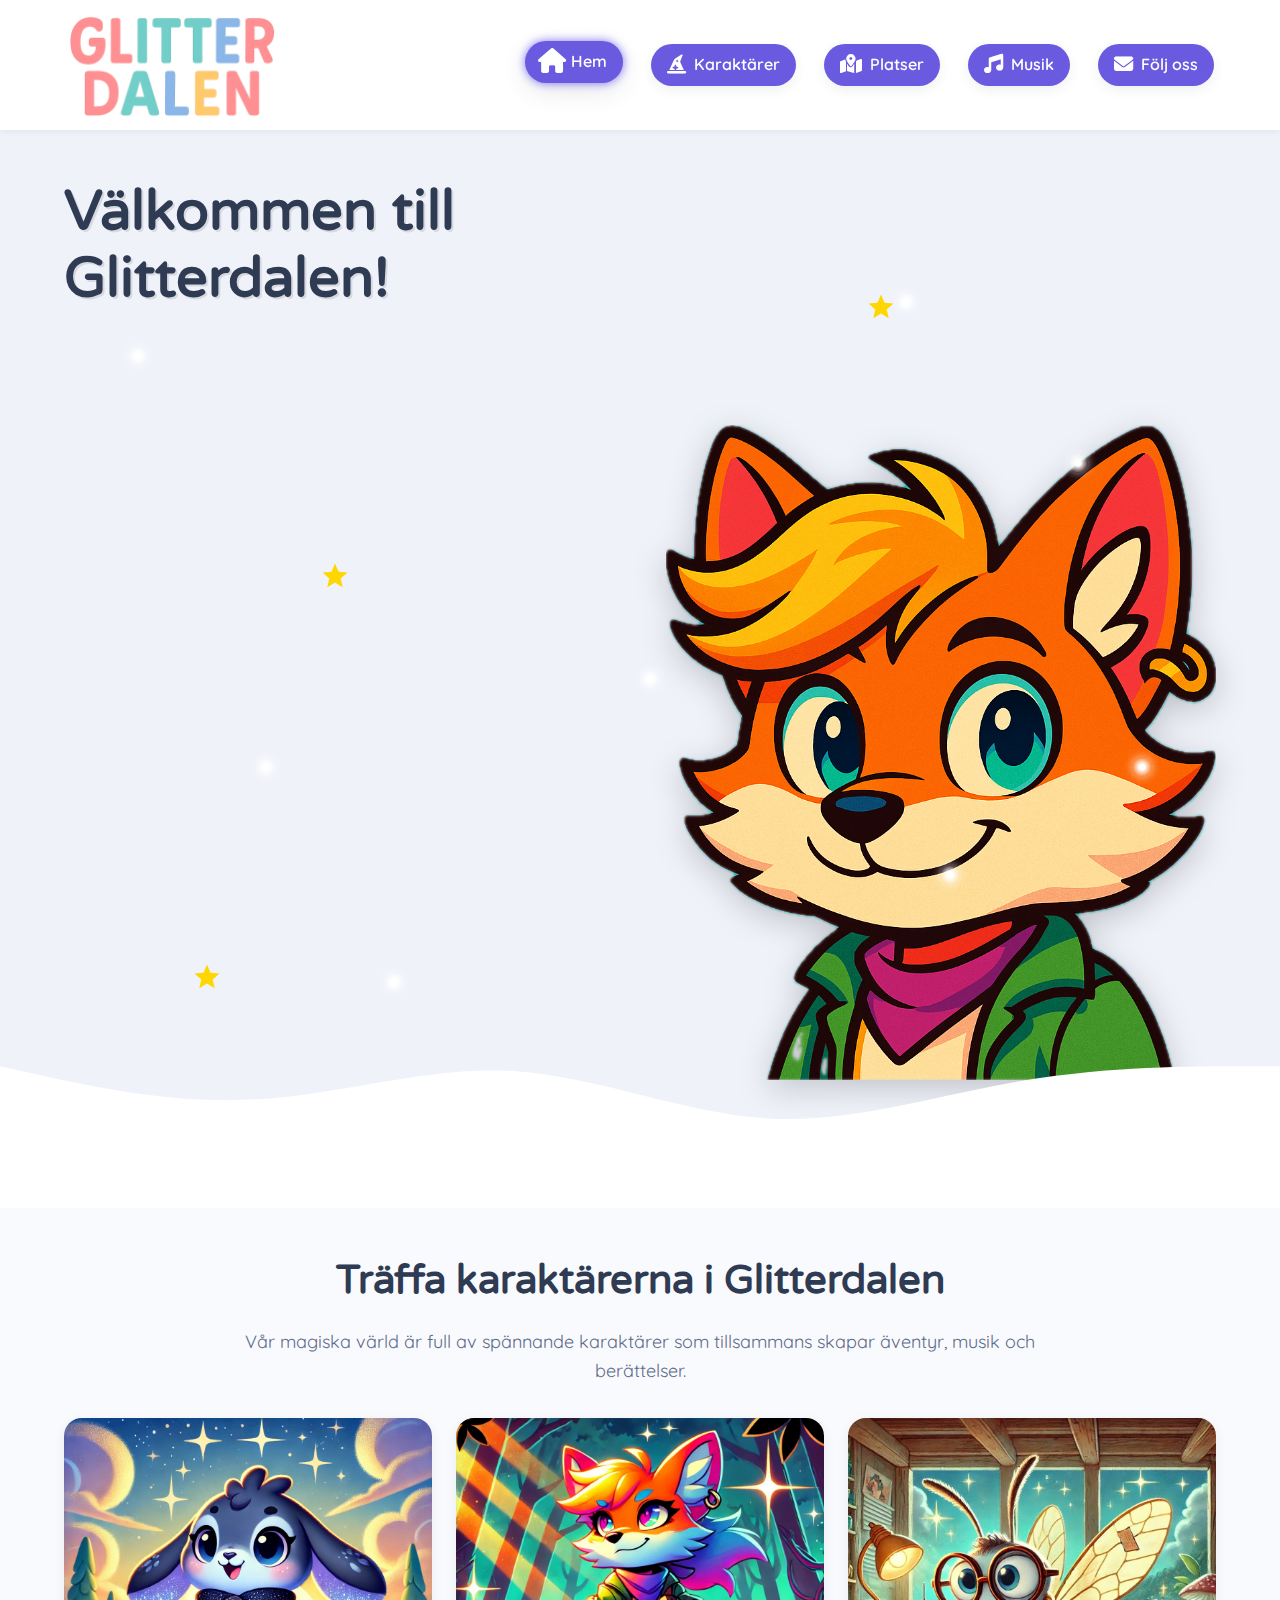
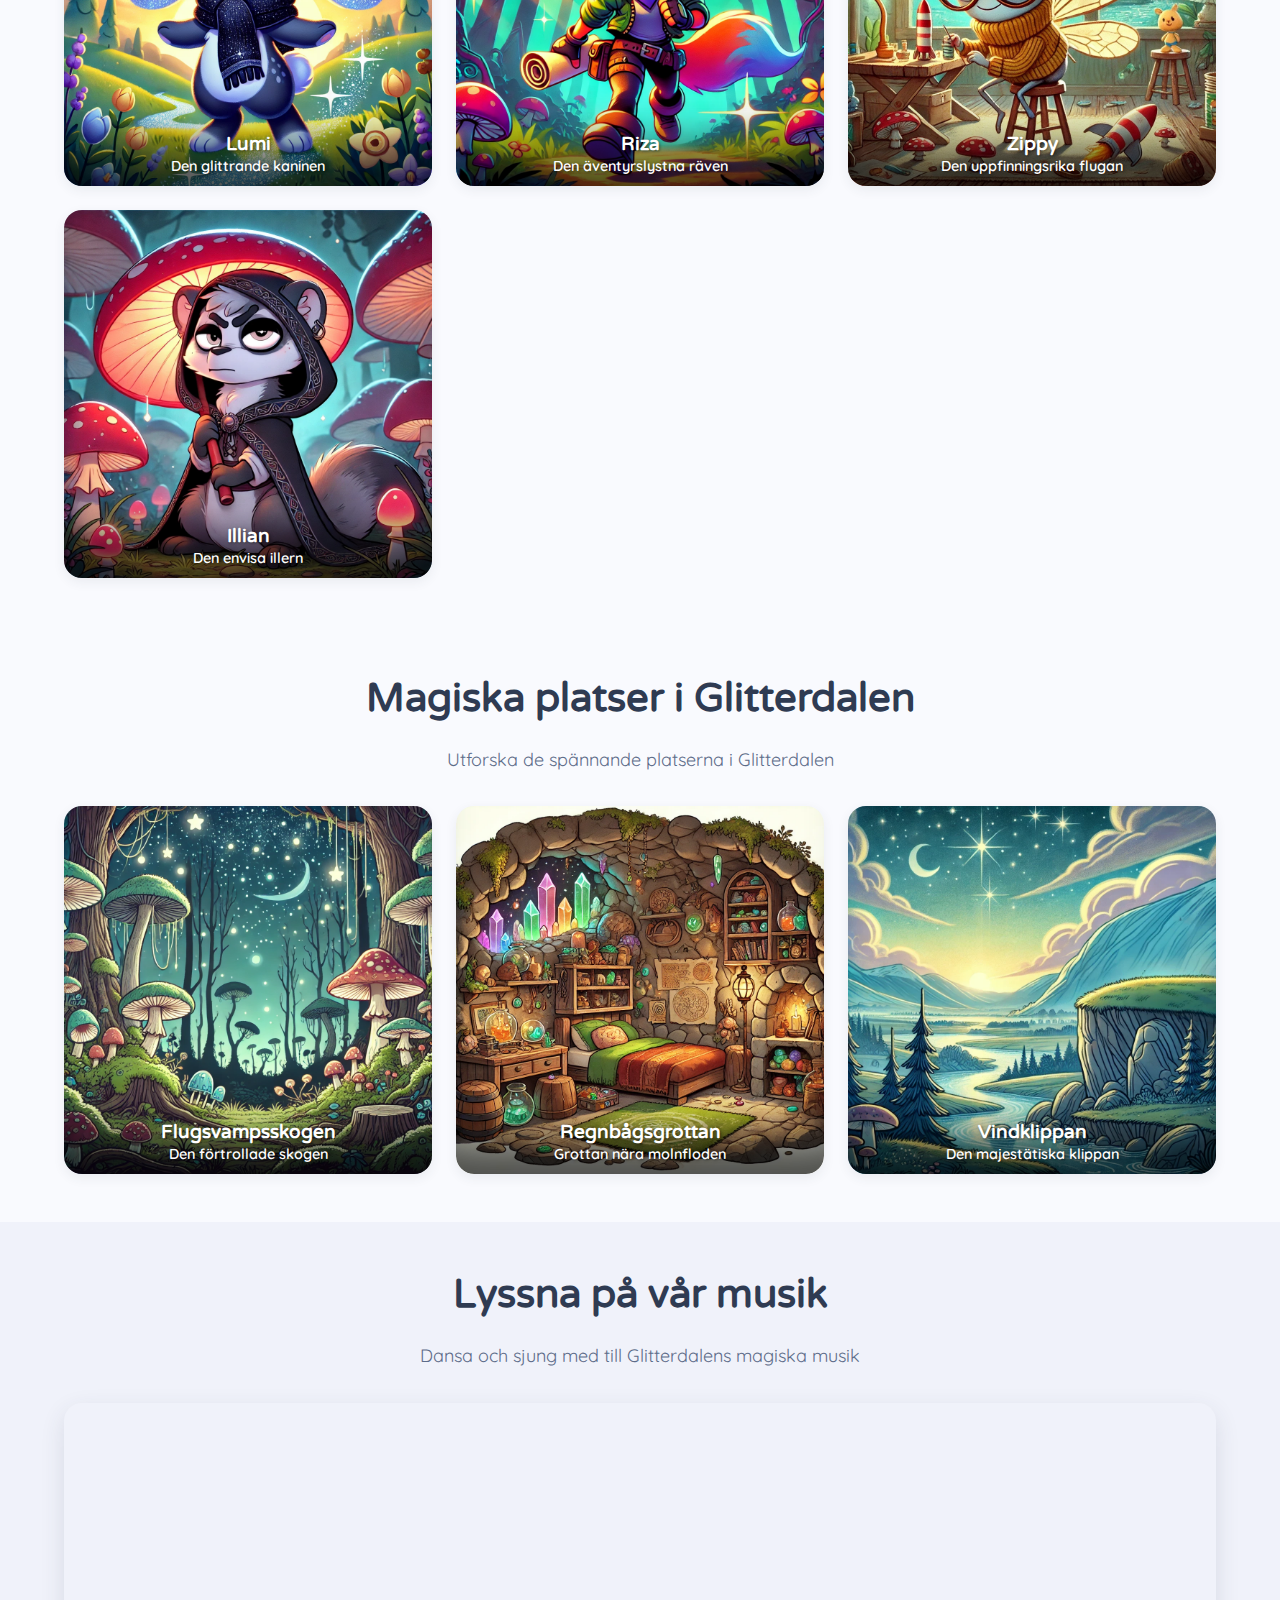
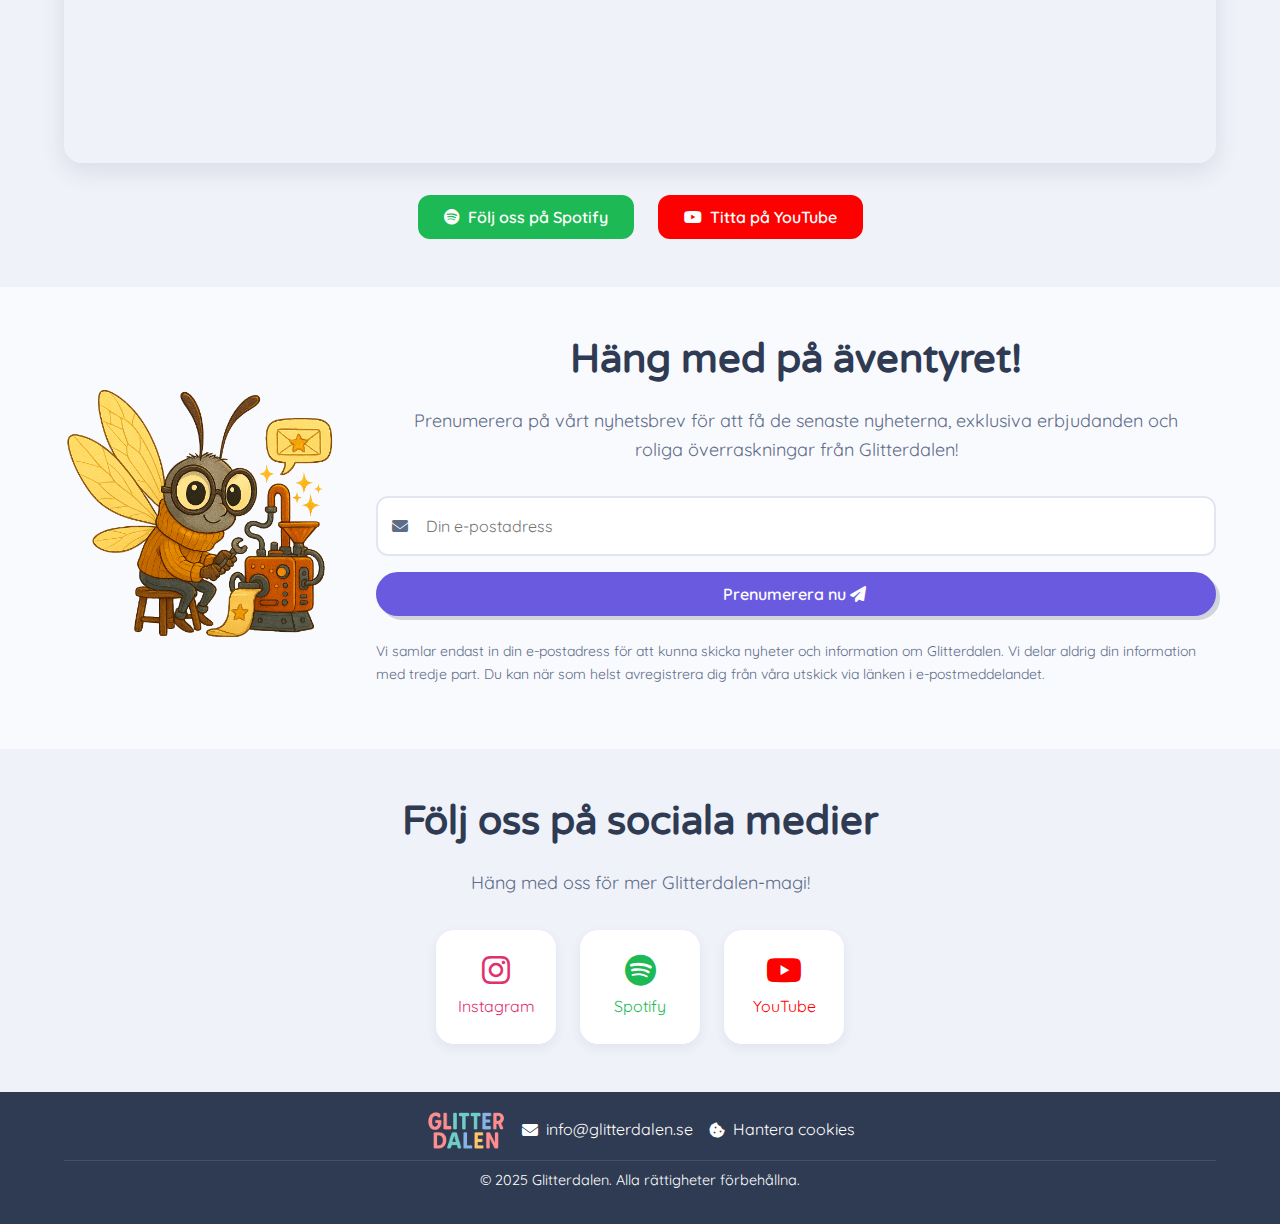
<file: index.html>
<!DOCTYPE html>
<html lang="sv-SE">
  <head>
    <!-- Google tag (gtag.js) -    <!-- CSS -->
    <link rel="stylesheet" href="/styles.css" />
    <link
      href="https://cdnjs.cloudflare.com/ajax/libs/font-awesome/6.4.2/css/all.min.css"
      rel="stylesheet"
    /><script
      async
      src="https://www.googletagmanager.com/gtag/js?id=G-7JHKJS027S"
    ></script>
    <script>
      window.dataLayer = window.dataLayer || [];
      function gtag() {
        dataLayer.push(arguments);
      }

      // Check for Consent
      document.addEventListener("DOMContentLoaded", () => {
        let consent;
        try {
          consent = localStorage.getItem("cookie-consent");
        } catch (e) {
          consent = null;
        }

        if (consent === "accepted") {
          initializeGoogleAnalytics();
        }
      });

      function initializeGoogleAnalytics() {
        gtag("js", new Date());
        gtag("config", "G-7JHKJS027S");
      }
    </script>

    <!-- Metadata for Glitterdalen -->
    <meta charset="UTF-8" />
    <meta name="viewport" content="width=device-width, initial-scale=1.0" />
    <title>Glitterdalen - En magisk värld för barn och vuxna</title>
    <meta
      name="description"
      content="Upptäck Glitterdalen – en magisk barnvärld fylld med musik, historier och unika karaktärer. Möt Lumi, Zippy, Illian och Riza – figurer som bjuder på glädje och äventyr!"
    />
    <meta
      name="keywords"
      content="Glitterdalen, fantasi, magi, musik, äventyr, Instagram, YouTube, Spotify, barnberättelser, sånger, äventyrsberättelser"
    />
    <meta name="author" content="Glitterdalen Team" />
    <meta name="robots" content="index, follow" />
    <meta name="theme-color" content="#f7c4d8" />

    <!-- Open Graph Metadata -->
    <meta property="og:title" content="Glitterdalen - En Magisk Värld" />
    <meta
      property="og:description"
      content="Följ med in i Glitterdalen, en förtrollande plats full av skimrande äventyr och unika berättelser. Se våra videos på YouTube, lyssna på vår musik på Spotify och följ våra glimtar på Instagram!"
    />
    <meta
      property="og:image"
      content="https://www.glitterdalen.se/glitterdalen_logo.png"
    />
    <meta property="og:image:width" content="2056" />
    <meta property="og:image:height" content="1940" />
    <meta property="og:url" content="https://www.glitterdalen.se" />
    <meta property="og:type" content="website" />
    <meta property="og:locale" content="sv-SE" />

    <!-- Favicon -->
    <link rel="icon" type="image/png" href="/favicon-96x96.png" sizes="96x96" />
    <link rel="icon" type="image/svg+xml" href="/favicon.png" />
    <link rel="shortcut icon" href="/favicon.ico" />

    <!-- Preconnect & Load Fonts -->
    <link rel="preconnect" href="https://fonts.googleapis.com">
    <link rel="preconnect" href="https://fonts.gstatic.com" crossorigin>
    <link href="https://fonts.googleapis.com/css2?family=Quicksand:wght@300;400;500;600;700&family=Varela+Round&display=swap" rel="stylesheet">

    <!-- CSS -->
    <link rel="stylesheet" href="/styles.css" />
    <link
      href="https://cdnjs.cloudflare.com/ajax/libs/font-awesome/6.4.2/css/all.min.css"
      rel="stylesheet"
    />
    
    <!-- JavaScript -->
    <script src="/navigation.js" defer></script>
    <script src="/card-interactions.js" defer></script>
    <script src="/cookie-consent.js" defer></script>
    <script src="/form-handling.js" defer></script>
    
    <!-- Meta Pixel Code -->
    <script>
      // Define Facebook Pixel function
      function initializeFacebookPixel() {
        !function(f,b,e,v,n,t,s)
        {if(f.fbq)return;n=f.fbq=function(){n.callMethod?
        n.callMethod.apply(n,arguments):n.queue.push(arguments)};
        if(!f._fbq)f._fbq=n;n.push=n;n.loaded=!0;n.version='2.0';
        n.queue=[];t=b.createElement(e);t.async=!0;
        t.src=v;s=b.getElementsByTagName(e)[0];
        s.parentNode.insertBefore(t,s)}(window, document,'script',
        'https://connect.facebook.net/en_US/fbevents.js');
        fbq('init', '2354277181586934');
        fbq('track', 'PageView');
      }
      
      // Check for consent before initializing
      document.addEventListener("DOMContentLoaded", () => {
        let consent;
        try {
          consent = localStorage.getItem("cookie-consent");
        } catch (e) {
          consent = null;
        }

        if (consent === "accepted") {
          initializeFacebookPixel();
        }
      });
    </script>
    <noscript><img height="1" width="1" style="display:none"
    src="https://www.facebook.com/tr?id=2354277181586934&ev=PageView&noscript=1"
    /></noscript>
    <!-- End Meta Pixel Code -->
  </head>
  <body>
    <!-- Cookie Consent -->
    <div id="cookie-banner" class="cookie-banner">
      <div class="cookie-content">
        <div class="cookie-icon">
          <i class="fas fa-cookie-bite"></i>
        </div>
        <p>
          Vi använder cookies för att analysera trafik och förbättra din
          upplevelse. Genom att klicka på "Acceptera" godkänner du användningen av
          cookies.
        </p>
        <div class="cookie-buttons">
          <button id="accept-cookies" class="btn btn-primary" autofocus>Acceptera</button>
          <button id="decline-cookies" class="btn btn-outline">Avvisa</button>
        </div>
      </div>
    </div>

    <!-- Header with Navigation -->
    <header class="site-header">
      <div class="container">
        <div class="logo">
          <a href="#hem">
            <img src="/glitterdalen_logo.png" alt="Glitterdalen Logo" />
          </a>
        </div>
        <nav class="main-nav">
          <button class="menu-toggle" aria-label="Öppna menyn">
            <span class="hamburger"></span>
          </button>
          <ul class="nav-list cartoon-nav">
            <li><a href="#hem" class="active cartoon-btn"><i class="fas fa-house"></i> Hem</a></li>
            <li><a href="#karaktarer" class="cartoon-btn"><i class="fas fa-hat-wizard"></i> Karaktärer</a></li>
            <li><a href="#platser" class="cartoon-btn"><i class="fas fa-map-location-dot"></i> Platser</a></li>
            <li><a href="#musik" class="cartoon-btn"><i class="fas fa-music"></i> Musik</a></li>
            <li><a href="#signup" class="btn-nav cartoon-bubble-sm"><i class="fas fa-envelope"></i> Följ oss</a></li>
          </ul>
        </nav>
      </div>
    </header>

    <main>
      <!-- Background accents -->
      <div class="bg-accent accent-1"></div>
      <div class="bg-accent accent-2"></div>
      <div class="bg-accent accent-3"></div>
      
      <!-- Hero Section -->
      <section id="hem" class="hero-section">
        <!-- Glitter Elements -->
        <div class="cartoon-elements">
          <div class="glitter-particle p1 animate-float"></div>
          <div class="glitter-particle p2 animate-float-delay-1"></div>
          <div class="glitter-particle p3 animate-float-delay-2"></div>
          <div class="glitter-particle p4 animate-pulse"></div>
          <div class="glitter-particle p5 animate-pulse-slow"></div>
          <div class="glitter-particle p6 animate-float"></div>
          <div class="glitter-particle p7 animate-float-delay-1"></div>
          <div class="glitter-particle p8 animate-pulse"></div>
          <div class="cartoon-star star-1 animate-pulse"></div>
          <div class="cartoon-star star-2 animate-pulse-slow"></div>
          <div class="cartoon-star star-3 animate-pulse"></div>
        </div>
        
        <div class="container">
          <div class="hero-content">
            <h1 class="hero-title animate-fade-in cartoon-text">Välkommen till Glitterdalen!</h1>
            <p class="hero-text animate-fade-in-delay-1">
              En magisk värld fylld med äventyr, musik och fantasi — skapad för barn i alla åldrar (och nyfikna vuxna!).
            </p>
            <div class="hero-cta animate-fade-in-delay-2">
              <a href="#karaktarer" class="btn btn-primary btn-lg cartoon-bubble">Möt våra karaktärer</a>
              <a href="#musik" class="btn btn-outline btn-lg cartoon-outline">Upptäck vår musik</a>
            </div>
          </div>
          <div class="hero-image animate-float">
            <div class="character-spotlight">
              <img src="/public/riza_headshot.png" alt="Räven Riza" class="hero-character" />
            </div>
          </div>
        </div>
        <div class="hero-wave">
          <svg xmlns="http://www.w3.org/2000/svg" viewBox="0 0 1440 320"><path fill="#ffffff" fill-opacity="1" d="M0,160L48,170.7C96,181,192,203,288,197.3C384,192,480,160,576,165.3C672,171,768,213,864,218.7C960,224,1056,192,1152,176C1248,160,1344,160,1392,160L1440,160L1440,320L1392,320C1344,320,1248,320,1152,320C1056,320,960,320,864,320C768,320,672,320,576,320C480,320,384,320,288,320C192,320,96,320,48,320L0,320Z"></path></svg>
        </div>

      </section>

      <!-- Characters Section -->
      <section id="karaktarer" class="platser-section">
        <div class="container">
          <h2 class="section-title">Träffa karaktärerna i Glitterdalen</h2>
          <p class="section-text">
            Vår magiska värld är full av spännande karaktärer som tillsammans skapar äventyr, musik och berättelser.
          </p>
          
          <!-- Character Detailed Cards -->
          <div class="platser-grid">
            <!-- Lumi Card -->
            <div id="lumi-card" class="place-card" data-character="lumi">
              <div class="card-image">
                <img src="/public/lumi.png" alt="Lumi - Den glittrande kaninen" />
              </div>
              <div class="card-content">
                <h3>Lumi</h3>
                <p class="place-type">Den glittrande kaninen</p>
                <p class="place-text">
                  När Lumi skrattar sprider hon ett magiskt glitter som får hela
                  Glitterdalen att skimra. Hon bor på Vindklippan och håller
                  dalen levande med sin glittrande energi!
                </p>
              </div>
            </div>

            <!-- Riza Card -->
            <div id="riza-card" class="place-card" data-character="riza">
              <div class="card-image">
                <img src="/public/riza.png" alt="Riza - Den äventyrslystna räven" />
              </div>
              <div class="card-content">
                <h3>Riza</h3>
                <p class="place-type">Den äventyrslystna räven</p>
                <p class="place-text">
                  Hon älskar att gå på skattjakt och bor i Regnbågsgrottan
                  tillsammans med alla skatter hon samlat. Riza tvekar aldrig
                  när det vankas nya äventyr och mystiska kartor.
                </p>
              </div>
            </div>

            <!-- Zippy Card -->
            <div id="zippy-card" class="place-card" data-character="zippy">
              <div class="card-image">
                <img src="/public/zippy.png" alt="Zippy - Den uppfinningsrika flugan" />
              </div>
              <div class="card-content">
                <h3>Zippy</h3>
                <p class="place-type">Den uppfinningsrika flugan</p>
                <p class="place-text">
                  Eftersom han inte kan flyga på egen hand, bygger han
                  rymdraketer och drömmer om att bli astronaut som Christer
                  Fuglesang. Han bor vid kanten av Molnfloden och hoppas en dag
                  lyfta mot stjärnorna!
                </p>
              </div>
            </div>

            <!-- Illian Card -->
            <div id="illian-card" class="place-card" data-character="illian">
              <div class="card-image">
                <img src="/public/illian.png" alt="Illian - Den envisa illern" />
              </div>
              <div class="card-content">
                <h3>Illian</h3>
                <p class="place-type">Den envisa illern</p>
                <p class="place-text">
                  Han är lite missförstådd men trivs bra för sig själv i den
                  tysta skogen. När andra djur kommer dit och väsnas eller
                  sprider glitter blir han sur, men kanske är han inte så avig
                  innerst inne?
                </p>
              </div>
            </div>
          </div>
        </div>
      </section>

      <!-- Places Section -->
      <section id="platser" class="platser-section">
        <div class="container">
          <h2 class="section-title">Magiska platser i Glitterdalen</h2>
          <p class="section-text">Utforska de spännande platserna i Glitterdalen</p>
          
          <div class="platser-grid">
            <!-- Flugsvampsskogen Card -->
            <div class="place-card" data-place="flugsvampsskogen">
              <div class="card-image">
                <img src="/public/flugsvampsskogen.png" alt="Flugsvampsskogen" />
              </div>
              <div class="card-content">
                <h3>Flugsvampsskogen</h3>
                <p class="place-type">Den förtrollade skogen</p>
                <p class="place-text">
                  En mystisk skog med skimrande svampar som lyser i olika
                  färger. Här slingrar sig stigar till magiska gömställen och
                  spännande äventyr, men skogen kräver respekt och försiktighet.
                </p>
              </div>
            </div>

            <!-- Regnbågsgrottan Card -->
            <div class="place-card" data-place="regnbagsgrottan">
              <div class="card-image">
                <img src="/public/regnbagsgrottan.png" alt="Regnbågsgrottan" />
              </div>
              <div class="card-content">
                <h3>Regnbågsgrottan</h3>
                <p class="place-type">Grottan nära molnfloden</p>
                <p class="place-text">
                  Rizas hemliga grotta fylld med hennes fantasirika skatter. Här
                  förvaras allt från skimrande stenar till andra skatter man kan
                  hitta i glitterdalen som en gammal stövel.
                </p>
              </div>
            </div>

            <!-- Vindklippan Card -->
            <div class="place-card" data-place="vindklippan">
              <div class="card-image">
                <img src="/public/vindklippan.png" alt="Vindklippan" />
              </div>
              <div class="card-content">
                <h3>Vindklippan</h3>
                <p class="place-type">Den majestätiska klippan</p>
                <p class="place-text">
                  En vidsträckt klippavsats med utsikt över hela Glitterdalen.
                  Här bor Lumi, och vinden sprider hennes stjärnstoft över hela
                  glitterdalen.
                </p>
              </div>
            </div>
          </div>
        </div>
      </section>

      <!-- Music Section -->
      <section id="musik" class="musik-section">
        <div class="container">
          <h2 class="section-title">Lyssna på vår musik</h2>
          <p class="section-text">Dansa och sjung med till Glitterdalens magiska musik</p>
          
          <div class="musik-player">
            <iframe
              style="border-radius: 12px"
              src="https://open.spotify.com/embed/artist/35x1x7RZaz5GPlIS4axyCd?utm_source=generator"
              width="100%"
              height="352"
              frameborder="0"
              allowfullscreen=""
              allow="autoplay; clipboard-write; encrypted-media; fullscreen; picture-in-picture"
              loading="lazy"
            ></iframe>
          </div>
          
          <div class="musik-cta">
            <a href="https://open.spotify.com/artist/35x1x7RZaz5GPlIS4axyCd" target="_blank" class="btn btn-spotify">
              <i class="fab fa-spotify"></i> Följ oss på Spotify
            </a>
            <a href="https://www.youtube.com/@Glitterdalen" target="_blank" class="btn btn-youtube">
              <i class="fab fa-youtube"></i> Titta på YouTube
            </a>
          </div>
        </div>
      </section>

      <!-- Newsletter Section -->
      <section id="signup" class="signup-section">
        <div class="container">
          <div class="signup-content">
            <div class="signup-image animate-float">
              <img src="/public/zippy_newsletter.png" alt="Glitterdalen nyhetsbrev" />
            </div>
            <div class="signup-form-container">
              <h2 class="section-title">Häng med på äventyret!</h2>
              <p class="section-text">
                Prenumerera på vårt nyhetsbrev för att få de senaste nyheterna, exklusiva erbjudanden och roliga överraskningar från Glitterdalen!
              </p>
              
              <form
                id="signup-form"
                action="https://assets.mailerlite.com/jsonp/1255993/forms/142396205183272375/subscribe"
                method="post"
                class="signup-form cartoon-form"
              >
                <div class="form-group">
                  <label for="email" class="visually-hidden">E-postadress</label>
                  <div class="input-icon-wrapper">
                    <i class="fas fa-envelope input-icon"></i>
                    <input
                      id="email"
                      type="email"
                      name="fields[email]"
                      placeholder="Din e-postadress"
                      required
                      class="form-input cartoon-input"
                    />
                  </div>
                </div>
                <button type="submit" class="btn btn-primary btn-fullwidth cartoon-bubble animate-pulse-slow">
                  <span>Prenumerera nu</span>
                  <i class="fas fa-paper-plane"></i>
                </button>
              </form>
              
              <p class="privacy-note">
                Vi samlar endast in din e-postadress för att kunna skicka nyheter
                och information om Glitterdalen. Vi delar aldrig din information med
                tredje part. Du kan när som helst avregistrera dig från våra utskick
                via länken i e-postmeddelandet.
              </p>
            </div>
          </div>
        </div>
        
        <div id="success" class="success-message hidden">
          <div class="success-content cartoon-bubble">
            <div class="success-icon animate-tada">
              <i class="fas fa-check-circle"></i>
            </div>
            <h3>Tack för din anmälan!</h3>
            <p>Din e-postadress är nu registrerad för nyheter från Glitterdalen.</p>
            <button class="btn btn-secondary close-success cartoon-bubble">Stäng</button>
          </div>
        </div>
      </section>

      <!-- Social Media Section -->
      <section id="social" class="social-section">
        <div class="container">
          <h2 class="section-title">Följ oss på sociala medier</h2>
          <p class="section-text">Häng med oss för mer Glitterdalen-magi!</p>
          
          <div class="social-links">
            <a href="https://www.instagram.com/glitterdalen/" target="_blank" class="social-link instagram cartoon-card">
              <i class="fab fa-instagram"></i>
              <span>Instagram</span>
            </a>
            <a href="https://open.spotify.com/artist/35x1x7RZaz5GPlIS4axyCd?si=d26c7821aa654469" target="_blank" class="social-link spotify cartoon-card">
              <i class="fab fa-spotify"></i>
              <span>Spotify</span>
            </a>
            <a href="https://www.youtube.com/@Glitterdalen" target="_blank" class="social-link youtube cartoon-card">
              <i class="fab fa-youtube"></i>
              <span>YouTube</span>
            </a>
          </div>
        </div>
      </section>
    </main>

    <footer class="site-footer">
      <div class="container">
        <div class="footer-content">
          <div class="footer-logo">
            <img src="/glitterdalen_logo.png" alt="Glitterdalen" width="80" />
          </div>
          <div class="footer-contact">
            <a href="mailto:info@glitterdalen.se" class="contact-link">
              <i class="fas fa-envelope"></i> info@glitterdalen.se
            </a>
            <button id="manage-cookies" class="contact-link cookie-link">
              <i class="fas fa-cookie-bite"></i> Hantera cookies
            </button>
          </div>
        </div>
        <div class="footer-bottom">
          <p>© 2025 Glitterdalen. Alla rättigheter förbehållna.</p>
        </div>
      </div>
    </footer>

    <!-- Back to Top Button -->
    <button id="back-to-top" class="back-to-top cartoon-bubble" aria-label="Tillbaka till toppen">
      <i class="fas fa-chevron-up"></i>
    </button>

    <!-- JavaScript -->
    <script>
      document.addEventListener("DOMContentLoaded", function() {
        // ===== Mobile Menu Toggle =====
        const menuToggle = document.querySelector('.menu-toggle');
        const navList = document.querySelector('.nav-list');
        
        menuToggle.addEventListener('click', function() {
          this.classList.toggle('active');
          navList.classList.toggle('active');
          document.body.classList.toggle('menu-open');
        });
        
        // Close menu when clicking on links
        document.querySelectorAll('.nav-list a').forEach(link => {
          link.addEventListener('click', () => {
            menuToggle.classList.remove('active');
            navList.classList.remove('active');
            document.body.classList.remove('menu-open');
          });
        });

        // ===== Smooth Scrolling =====
        document.querySelectorAll('a[href^="#"]').forEach(anchor => {
          anchor.addEventListener('click', function(e) {
            e.preventDefault();
            
            const targetId = this.getAttribute('href');
            const targetElement = document.querySelector(targetId);
            
            if (targetElement) {
              // Get the header height for offset
              const headerHeight = document.querySelector('.site-header').offsetHeight;
              const targetPosition = targetElement.getBoundingClientRect().top + window.pageYOffset - headerHeight;
              
              window.scrollTo({
                top: targetPosition,
                behavior: 'smooth'
              });
              
              // Update active nav link
              document.querySelectorAll('.nav-list a').forEach(link => {
                link.classList.remove('active');
              });
              this.classList.add('active');
            }
          });
        });

        // ===== Scroll Spy =====
        const sections = document.querySelectorAll('section[id]');
        const navLinks = document.querySelectorAll('.nav-list a');
        
        function scrollSpy() {
          const scrollPosition = window.scrollY + document.querySelector('.site-header').offsetHeight + 100;
          
          sections.forEach(section => {
            const sectionTop = section.offsetTop;
            const sectionHeight = section.offsetHeight;
            const sectionId = section.getAttribute('id');
            
            if (scrollPosition >= sectionTop && scrollPosition < sectionTop + sectionHeight) {
              navLinks.forEach(link => {
                link.classList.remove('active');
                if (link.getAttribute('href') === '#' + sectionId) {
                  link.classList.add('active');
                }
              });
            }
          });
        }
        
        window.addEventListener('scroll', scrollSpy);

        // ===== Back to Top Button =====
        const backToTopButton = document.getElementById('back-to-top');
        
        window.addEventListener('scroll', () => {
          if (window.pageYOffset > 300) {
            backToTopButton.classList.add('show');
          } else {
            backToTopButton.classList.remove('show');
          }
        });
        
        backToTopButton.addEventListener('click', () => {
          window.scrollTo({
            top: 0,
            behavior: 'smooth'
          });
        });

        // ===== Places Slider =====
        const slider = document.querySelector('.platser-slider');
        const slides = document.querySelectorAll('.plats-card');
        const dots = document.querySelectorAll('.dot');
        const prevBtn = document.getElementById('prev-btn');
        const nextBtn = document.getElementById('next-btn');
        
        // Only run slider code if all elements exist
        if (slider && slides.length > 0 && prevBtn && nextBtn) {
          let currentIndex = 0;
          
          function updateSlider() {
            slider.style.transform = `translateX(-${currentIndex * 100}%)`;
            
            // Update dots
            if (dots.length > 0) {
              dots.forEach((dot, index) => {
                dot.classList.toggle('active', index === currentIndex);
              });
            }
            
            // Update buttons visibility
            prevBtn.disabled = currentIndex === 0;
            nextBtn.disabled = currentIndex === slides.length - 1;
          }
          
          prevBtn.addEventListener('click', () => {
            if (currentIndex > 0) {
              currentIndex--;
              updateSlider();
            }
          });
          
          nextBtn.addEventListener('click', () => {
            if (currentIndex < slides.length - 1) {
              currentIndex++;
              updateSlider();
            }
          });
          
          if (dots.length > 0) {
            dots.forEach((dot, index) => {
              dot.addEventListener('click', () => {
                currentIndex = index;
                updateSlider();
              });
            });
          }
          
          // Initialize slider
          updateSlider();
        }

        // ===== Form Submission =====
        document.getElementById('signup-form').addEventListener('submit', async function(e) {
          e.preventDefault();
          const email = document.getElementById('email').value;
          
          try {
            const response = await fetch(this.action, {
              method: 'POST',
              headers: { 'Content-Type': 'application/x-www-form-urlencoded' },
              body: new URLSearchParams({
                'fields[email]': email,
                'ml-submit': '1'
              })
            });
            
            const result = await response.json();
            
            if (result.success) {
              document.getElementById('success').classList.remove('hidden');
            } else {
              alert('Något gick fel. Försök igen.');
            }
          } catch (error) {
            alert('Något gick fel. Försök igen.');
          }
        });
        
        // Close success message
        document.querySelector('.close-success').addEventListener('click', () => {
          document.getElementById('success').classList.add('hidden');
          document.getElementById('email').value = '';
        });

        // ===== Cookie Consent =====
        const cookieBanner = document.getElementById('cookie-banner');
        const acceptCookies = document.getElementById('accept-cookies');
        const declineCookies = document.getElementById('decline-cookies');
        const manageCookies = document.getElementById('manage-cookies');
        
        // Check if user has already made a cookie choice
        // Small delay to ensure everything is loaded
        setTimeout(function() {
          const cookieConsent = localStorage.getItem('cookie-consent');
          // Only show the banner if no choice has been made yet
          if (!cookieConsent) {
            cookieBanner.style.display = 'block';
            cookieBanner.style.bottom = '0';
            cookieBanner.classList.add('show');
            console.log('Cookie banner shown - no previous choice found');
          } else {
            console.log('Cookie consent already set:', cookieConsent);
            if (cookieConsent === 'accepted') {
              try {
                initializeGoogleAnalytics();
              } catch(e) {
                console.log('Error initializing analytics:', e);
              }
            }
          }
        }, 1000);
        
        // Enhanced event listeners with direct style manipulation
        acceptCookies.addEventListener('click', function(e) {
          e.preventDefault();
          try {
            localStorage.setItem('cookie-consent', 'accepted');
          } catch(e) {
            console.log('Error saving to localStorage:', e);
          }
          cookieBanner.style.bottom = '-100%';
          cookieBanner.classList.remove('show');
          try {
            initializeGoogleAnalytics();
          } catch(e) {
            console.log('Error initializing analytics:', e);
          }
        });
        
        declineCookies.addEventListener('click', function(e) {
          e.preventDefault();
          try {
            localStorage.setItem('cookie-consent', 'declined');
          } catch(e) {
            console.log('Error saving to localStorage:', e);
          }
          cookieBanner.style.bottom = '-100%';
          cookieBanner.classList.remove('show');
        });
        
        // Make sure the manage cookies button works
        if (manageCookies) {
          console.log('Manage cookies button found:', manageCookies);
          manageCookies.addEventListener('click', function(e) {
            console.log('Manage cookies button clicked');
            e.preventDefault();
            try {
              localStorage.removeItem('cookie-consent');
            } catch(e) {
              console.log('Error removing from localStorage:', e);
            }
            cookieBanner.style.display = 'block';
            cookieBanner.style.bottom = '0';
            cookieBanner.classList.add('show');
          });
        } else {
          console.error('Manage cookies button not found!');
        }

        // ===== Animation on Scroll =====
        const animatedElements = document.querySelectorAll('.animate-fade-in, .animate-slide-up, .animate-fade-in-delay-1, .animate-fade-in-delay-2, .animate-slide-up-delay-1, .animate-slide-up-delay-2, .animate-slide-up-delay-3');
        
        const observer = new IntersectionObserver((entries) => {
          entries.forEach(entry => {
            if (entry.isIntersecting) {
              entry.target.classList.add('animated');
            }
          });
        }, {
          threshold: 0.1
        });
        
        animatedElements.forEach(element => {
          observer.observe(element);
        });
      });
    </script>
  </body>
</html>
</file>
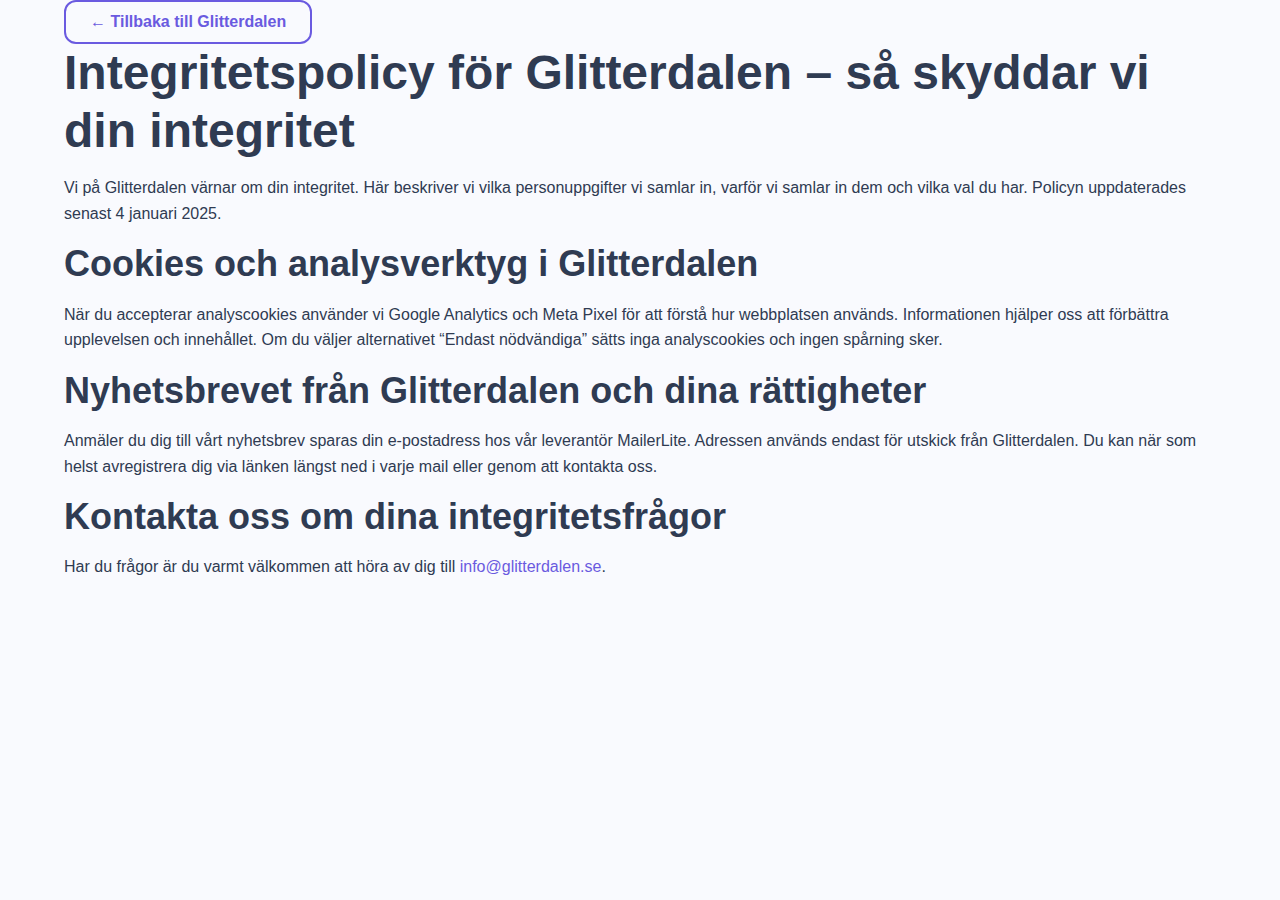
<file: integritetspolicy.html>
<!DOCTYPE html>
<html lang="sv-SE">
  <head>
    <meta charset="UTF-8" />
    <meta name="viewport" content="width=device-width, initial-scale=1.0" />
    <title>Integritetspolicy för Glitterdalen – så skyddar vi dina uppgifter</title>
    <meta
      name="description"
      content="Läs hur Glitterdalen samlar in och använder personuppgifter, från cookies till nyhetsbrevet, och hur du kontaktar oss kring integritet."
    />
    <link rel="stylesheet" href="/styles.css" />
  </head>
  <body>
    <main class="policy-wrapper intro-section">
      <div class="container policy-content">
        <a href="/" class="btn btn-outline policy-back-link">← Tillbaka till Glitterdalen</a>
        <h1>Integritetspolicy för Glitterdalen – så skyddar vi din integritet</h1>
        <p>
          Vi på Glitterdalen värnar om din integritet. Här beskriver vi vilka personuppgifter vi samlar in,
          varför vi samlar in dem och vilka val du har. Policyn uppdaterades senast 4 januari 2025.
        </p>

        <h2>Cookies och analysverktyg i Glitterdalen</h2>
        <p>
          När du accepterar analyscookies använder vi Google Analytics och Meta Pixel för att förstå hur
          webbplatsen används. Informationen hjälper oss att förbättra upplevelsen och innehållet.
          Om du väljer alternativet “Endast nödvändiga” sätts inga analyscookies och ingen spårning sker.
        </p>

        <h2>Nyhetsbrevet från Glitterdalen och dina rättigheter</h2>
        <p>
          Anmäler du dig till vårt nyhetsbrev sparas din e‑postadress hos vår leverantör MailerLite.
          Adressen används endast för utskick från Glitterdalen. Du kan när som helst avregistrera dig
          via länken längst ned i varje mail eller genom att kontakta oss.
        </p>

        <h2>Kontakta oss om dina integritetsfrågor</h2>
        <p>
          Har du frågor är du varmt välkommen att höra av dig till
          <a href="mailto:info@glitterdalen.se">info@glitterdalen.se</a>.
        </p>
      </div>
    </main>
  </body>
</html>
</file>
<file: styles.css>
/* ===== CONSOLIDATED STYLES.CSS ===== */
/* This file combines all necessary styles from:
   - styles.css (original base styles)
   - card-styles.css (card layout and design)
   - animations.css (animation keyframes and utilities)
   - image-fixes.css (image containment and fixes)
   - And other necessary styling from modern-layout.css
*/

/* ===== VARIABLES ===== */
:root {
  /* Updated Color Palette - Enchanted Forest Theme */
  --primary-color: #6A5AE0;       /* Enchanted purple - less saturated, more sophisticated */
  --primary-light: #8878FF;       /* Lighter purple for accents */
  --primary-dark: #5346B3;        /* Darker purple for hover states */
  --secondary-color: #16C79A;     /* Teal green - vibrant but not overwhelming */
  --secondary-light: #57EBC9;     /* Lighter teal for accents */
  --secondary-dark: #10A37C;      /* Darker teal for hover states */
  --accent-color: #FF7979;        /* Coral red - warm, friendly accent */
  --accent-light: #FFA7A7;        /* Lighter coral for highlights */
  --accent-dark: #E05F5F;         /* Darker coral for hover states */
  --tertiary-color: #FFC700;      /* Golden yellow for special elements */
  --tertiary-light: #FFE066;      /* Lighter yellow */
  --tertiary-dark: #E0B100;       /* Darker yellow */
  
  /* Neutrals */
  --white: #FFFFFF;
  --off-white: #F9FAFE;          /* Very light blue-white for backgrounds */
  --light-gray: #F0F2FA;         /* Light gray with blue tint for cards */
  --mid-gray: #E2E6F2;           /* Medium gray with blue tint for borders */
  --text-color: #2F3B52;         /* Deep blue-gray for main text */
  --text-light: #5D6C89;         /* Lighter blue-gray for secondary text */
  
  /* Feedback colors */
  --success: #25B877;            /* Green */
  --warning: #FFB32A;            /* Orange */
  --error: #FF6161;              /* Red */
  
  /* Typography */
  --heading-font: 'Varela Round', sans-serif;  /* More playful, rounded font for headings */
  --body-font: 'Quicksand', sans-serif;   /* Keep this clean, readable font for body */
  
  /* Spacing */
  --spacing-xs: 0.25rem;   /* 4px */
  --spacing-sm: 0.5rem;    /* 8px */
  --spacing-md: 1rem;      /* 16px */
  --spacing-lg: 1.5rem;    /* 24px */
  --spacing-xl: 2rem;      /* 32px */
  --spacing-xxl: 3rem;     /* 48px */
  
  /* Border Radius */
  --radius-sm: 6px;
  --radius-md: 12px;
  --radius-lg: 18px;
  --radius-xl: 24px;
  --radius-full: 9999px;
  
  /* Shadows */
  --shadow-sm: 0 2px 6px rgba(47, 59, 82, 0.06);
  --shadow-md: 0 4px 12px rgba(47, 59, 82, 0.08);
  --shadow-lg: 0 8px 24px rgba(47, 59, 82, 0.12);
  --shadow-xl: 0 12px 48px rgba(47, 59, 82, 0.16);
  --shadow-inner: inset 0 2px 6px rgba(47, 59, 82, 0.06);
  
  /* Special effects */
  --magic-glow: 0 0 20px rgba(106, 90, 224, 0.4);
  --cartoon-shadow: 4px 4px 0 rgba(47, 59, 82, 0.2);
  
  /* Transitions */
  --transition-fast: 0.2s ease;
  --transition-normal: 0.3s ease;
  --transition-slow: 0.5s ease;
  --transition-bounce: 0.3s cubic-bezier(0.68, -0.55, 0.265, 1.55);
  
  /* Z-index */
  --z-dropdown: 1000;
  --z-sticky: 1020;
  --z-fixed: 1030;
  --z-modal-backdrop: 1040;
  --z-modal: 1050;
  --z-popover: 1060;
  --z-tooltip: 1070;
}

/* ===== RESET & BASE STYLES ===== */
*,
*::before,
*::after {
  box-sizing: border-box;
  margin: 0;
  padding: 0;
}

html {
  font-size: 16px;
  scroll-behavior: smooth;
  scroll-padding-top: 80px; /* Ensures the header doesn't overlap scrolled content */
}

body {
  font-family: var(--body-font);
  font-size: 1rem;
  line-height: 1.6;
  color: var(--text-color);
  background-color: var(--off-white);
  overflow-x: hidden;
  min-height: 100vh;
  display: flex;
  flex-direction: column;
}

img {
  max-width: 100%;
  height: auto;
  display: block;
}

a {
  color: var(--primary-color);
  text-decoration: none;
  transition: color var(--transition-normal)
}

a:hover {
  color: var(--primary-dark);
}

ul, ol {
  list-style: none;
}

button, input, select, textarea {
  font-family: inherit;
  font-size: inherit;
  line-height: inherit;
}

button {
  cursor: pointer;
  border: none;
  background: none;
}

h1, h2, h3, h4, h5, h6 {
  font-family: var(--heading-font);
  font-weight: 700;
  line-height: 1.2;
  color: var(--text-color);
  margin-bottom: var(--spacing-md);
}

h1 {
  font-size: 3rem;
}

h2 {
  font-size: 2.25rem;
}

h3 {
  font-size: 1.5rem;
}

p {
  margin-bottom: var(--spacing-md);
}

.visually-hidden {
  position: absolute;
  width: 1px;
  height: 1px;
  padding: 0;
  margin: -1px;
  overflow: hidden;
  clip: rect(0, 0, 0, 0);
  white-space: nowrap;
  border-width: 0;
}

.container {
  width: 100%;
  max-width: 1200px;
  margin: 0 auto;
  padding: 0 var(--spacing-lg);
}

.hidden {
  display: none !important;
}

/* ===== LAYOUT UTILITIES ===== */
.flex {
  display: flex;
}

.flex-col {
  flex-direction: column;
}

.items-center {
  align-items: center;
}

.justify-center {
  justify-content: center;
}

.justify-between {
  justify-content: space-between;
}

/* ===== SITE HEADER & NAVIGATION ===== */
.site-header {
  position: sticky;
  top: 0;
  left: 0;
  width: 100%;
  background-color: var(--white);
  padding: 0; /* Remove padding completely */
  z-index: var(--z-fixed);
  box-shadow: var(--shadow-sm);
  transition: all var(--transition-normal);
  overflow: visible; /* Allow logo to extend outside the header */
  height: 130px; /* Increased height but still compact */
}

.site-header .container {
  display: flex;
  align-items: center;
  justify-content: space-between;
  padding: 0 var(--spacing-lg);
  position: relative; /* For logo positioning */
  height: 100%; /* Make container fill the header height */
}

.logo {
  flex: 0 0 auto;
  margin-right: var(--spacing-lg);
}

.logo img {
  max-height: 120px; /* Reduced size for better layout */
  width: auto;
  display: block;
}

.main-nav {
  display: flex;
  align-items: center;
  flex: 1;
  justify-content: flex-end;
}

.nav-list {
  display: flex;
  gap: var(--spacing-lg);
  align-items: center;
}

.nav-list a {
  position: relative;
  color: var(--white);
  font-weight: 600;
  padding: var(--spacing-sm) var(--spacing-md);
  transition: all var(--transition-normal);
  border-radius: var(--radius-full);
  background-color: var(--primary-color);
  box-shadow: var(--shadow-md);
  border: none;
  display: flex;
  align-items: center;
  gap: 8px;
  transform-origin: center;
  margin: 0 2px;
}

.nav-list a i {
  font-size: 1.2em;
  transition: transform var(--transition-bounce);
}

.nav-list a:hover,
.nav-list a.active {
  color: var(--white);
  background-color: var(--primary-dark);
  transform: translateY(-3px);
  box-shadow: var(--shadow-lg), 0 0 10px var(--primary-light);
}

.nav-list a:hover i,
.nav-list a.active i {
  transform: scale(1.3);
}

.nav-list a:nth-child(1) {
  background-color: var(--primary-color);
}

.nav-list a:nth-child(2) {
  background-color: var(--secondary-color);
}

.nav-list a:nth-child(3) {
  background-color: var(--accent-color);
}

.nav-list a:nth-child(4) {
  background-color: var(--tertiary-color);
  color: var(--text-color);
}

.nav-list a:nth-child(1):hover {
  background-color: var(--primary-dark);
  box-shadow: var(--shadow-lg), 0 0 10px var(--primary-light);
}

.nav-list a:nth-child(2):hover {
  background-color: var(--secondary-dark);
  box-shadow: var(--shadow-lg), 0 0 10px var(--secondary-light);
}

.nav-list a:nth-child(3):hover {
  background-color: var(--accent-dark);
  box-shadow: var(--shadow-lg), 0 0 10px var(--accent-light);
}

.nav-list a:nth-child(4):hover {
  background-color: var(--tertiary-dark);
  box-shadow: var(--shadow-lg), 0 0 10px var(--tertiary-light);
}

.menu-toggle {
  display: none;
}

/* ===== BUTTONS & INPUTS ===== */
.btn {
  display: inline-block;
  font-weight: 600;
  text-align: center;
  white-space: nowrap;
  vertical-align: middle;
  user-select: none;
  border: 2px solid transparent;
  padding: var(--spacing-sm) var(--spacing-lg);
  font-size: 1rem;
  line-height: 1.5;
  border-radius: var(--radius-md);
  transition: all var(--transition-normal);
  text-decoration: none;
  cursor: pointer;
}

.btn-primary {
  background-color: var(--primary-color);
  color: var(--white);
  border-color: var(--primary-color);
}

.btn-primary:hover {
  background-color: var(--primary-dark);
  border-color: var(--primary-dark);
  color: var(--white);
}

.btn-secondary {
  background-color: var(--secondary-color);
  color: var(--white);
  border-color: var(--secondary-color);
}

.btn-secondary:hover {
  background-color: var(--secondary-dark);
  border-color: var(--secondary-dark);
  color: var(--white);
}

.btn-outline {
  background-color: transparent;
  color: var(--primary-color);
  border-color: var(--primary-color);
}

.btn-outline:hover {
  background-color: var(--primary-color);
  color: var(--white);
}

.btn-lg {
  padding: var(--spacing-md) var(--spacing-xl);
  font-size: 1.125rem;
}

.btn-sm {
  padding: var(--spacing-xs) var(--spacing-md);
  font-size: 0.875rem;
}

.btn-fullwidth {
  width: 100%;
}

.btn-link {
  background: none;
  border: none;
  color: var(--primary-color);
  padding: 0;
  font-weight: 600;
  text-decoration: underline;
}

.btn-link:hover {
  color: var(--primary-dark);
}

.btn i {
  margin-right: var(--spacing-xs);
}

.btn-spotify {
  background-color: #1DB954;
  border-color: #1DB954;
  color: var(--white);
}

.btn-spotify:hover {
  background-color: #1ED760;
  border-color: #1ED760;
}

.btn-youtube {
  background-color: #FF0000;
  border-color: #FF0000;
  color: var(--white);
}

.btn-youtube:hover {
  background-color: #CC0000;
  border-color: #CC0000;
}

/* Form elements */
.form-group {
  margin-bottom: var(--spacing-md);
}

.form-input {
  width: 100%;
  padding: var(--spacing-md);
  font-size: 1rem;
  line-height: 1.5;
  color: var(--text-color);
  background-color: var(--white);
  border: 2px solid var(--mid-gray);
  border-radius: var(--radius-md);
  transition: border-color var(--transition-normal), box-shadow var(--transition-normal);
}

.form-input:focus {
  border-color: var(--primary-light);
  outline: 0;
  box-shadow: 0 0 0 0.2rem rgba(106, 90, 224, 0.25);
}

.input-icon-wrapper {
  position: relative;
}

.input-icon {
  position: absolute;
  top: 50%;
  left: var(--spacing-md);
  transform: translateY(-50%);
  color: var(--text-light);
}

.input-icon + .form-input {
  padding-left: calc(var(--spacing-md) * 2 + 1em);
}

/* ===== ANIMATION KEYFRAMES ===== */
@keyframes fadeIn {
  from {
    opacity: 0;
    transform: translateY(20px);
  }
  to {
    opacity: 1;
    transform: translateY(0);
  }
}

@keyframes fadeInUp {
  from {
    opacity: 0;
    transform: translateY(30px);
  }
  to {
    opacity: 1;
    transform: translateY(0);
  }
}

@keyframes pulse {
  0% {
    transform: scale(1);
  }
  50% {
    transform: scale(1.05);
  }
  100% {
    transform: scale(1);
  }
}

@keyframes float {
  0% {
    transform: translateY(0);
  }
  50% {
    transform: translateY(-20px);
  }
  100% {
    transform: translateY(0);
  }
}

@keyframes tada {
  0% { transform: scale3d(1, 1, 1); }
  10%, 20% { transform: scale3d(0.9, 0.9, 0.9) rotate3d(0, 0, 1, -3deg); }
  30%, 50%, 70%, 90% { transform: scale3d(1.1, 1.1, 1.1) rotate3d(0, 0, 1, 3deg); }
  40%, 60%, 80% { transform: scale3d(1.1, 1.1, 1.1) rotate3d(0, 0, 1, -3deg); }
  100% { transform: scale3d(1, 1, 1); }
}

/* ===== ANIMATION UTILITY CLASSES ===== */
.animate-fade-in {
  animation: fadeIn 0.8s ease-out forwards;
}

.animate-fade-in-delay-1 {
  animation: fadeIn 0.8s ease-out 0.2s forwards;
  opacity: 0;
}

.animate-fade-in-delay-2 {
  animation: fadeIn 0.8s ease-out 0.4s forwards;
  opacity: 0;
}

.animate-pulse {
  animation: pulse 2s infinite ease-in-out;
}

.animate-pulse-slow {
  animation: pulse 3s infinite ease-in-out;
}

.animate-float {
  animation: float 6s infinite ease-in-out;
}

.animate-float-delay-1 {
  animation: float 6s infinite ease-in-out 1s;
}

.animate-float-delay-2 {
  animation: float 6s infinite ease-in-out 2s;
}

.animate-tada {
  animation: tada 1s ease-in-out;
}

/* ===== HERO SECTION ===== */
.hero-section {
  position: relative;
  padding: var(--spacing-xxl) 0;
  background-color: var(--light-gray);
  overflow: hidden;
}

.hero-content {
  max-width: 600px;
  margin-right: auto;
}

.hero-title {
  font-size: 3.5rem;
  margin-bottom: var(--spacing-md);
  color: var(--text-color);
}

.hero-text {
  font-size: 1.25rem;
  margin-bottom: var(--spacing-lg);
  color: var(--text-light);
}

.hero-cta {
  display: flex;
  gap: var(--spacing-md);
  margin-bottom: var(--spacing-lg);
}

.hero-wave {
  position: absolute;
  bottom: 0;
  left: 0;
  width: 100%;
  line-height: 0;
}

/* ===== CARTOON ELEMENTS ===== */
.cartoon-elements {
  position: absolute;
  top: 0;
  left: 0;
  width: 100%;
  height: 100%;
  pointer-events: none;
  z-index: 1;
}

.glitter-particle {
  position: absolute;
  width: 20px;
  height: 20px;
  background-image: radial-gradient(circle, white 20%, rgba(255, 255, 255, 0.2) 70%);
  border-radius: 50%;
  box-shadow: 0 0 10px rgba(255, 255, 255, 0.7);
}

.p1 {
  top: 20%;
  left: 10%;
}

.p2 {
  top: 30%;
  right: 15%;
}

.p3 {
  bottom: 40%;
  left: 20%;
}

.p4 {
  bottom: 30%;
  right: 25%;
}

.p5 {
  top: 50%;
  left: 50%;
}

.p6 {
  top: 15%;
  left: 70%;
}

.p7 {
  bottom: 20%;
  left: 30%;
}

.p8 {
  bottom: 40%;
  right: 10%;
}

.cartoon-star {
  position: absolute;
  width: 30px;
  height: 30px;
  background-image: url("data:image/svg+xml,%3Csvg xmlns='http://www.w3.org/2000/svg' viewBox='0 0 24 24' fill='%23FFD700'%3E%3Cpath d='M12 17.27L18.18 21l-1.64-7.03L22 9.24l-7.19-.61L12 2 9.19 8.63 2 9.24l5.46 4.73L5.82 21z'/%3E%3C/svg%3E");
  background-repeat: no-repeat;
  background-size: contain;
}

.star-1 {
  top: 15%;
  right: 30%;
}

.star-2 {
  bottom: 20%;
  left: 15%;
}

.star-3 {
  top: 40%;
  left: 25%;
}

/* ===== CARTOON TEXT & BUTTONS ===== */
.cartoon-text {
  text-shadow: 2px 2px 0 rgba(0, 0, 0, 0.1);
}

.cartoon-bubble {
  border-radius: var(--radius-xl);
  box-shadow: var(--cartoon-shadow);
  transform-origin: center bottom;
}

.cartoon-bubble-sm {
  border-radius: var(--radius-lg);
  box-shadow: 2px 2px 0 rgba(47, 59, 82, 0.1);
}

.cartoon-outline {
  border-width: 3px;
  box-shadow: 2px 2px 0 rgba(47, 59, 82, 0.1);
}

/* ===== SECTION STYLES ===== */
section {
  padding: var(--spacing-xxl) 0;
}

.section-title {
  text-align: center;
  margin-bottom: var(--spacing-lg);
  font-size: 2.5rem;
}

.section-text {
  text-align: center;
  max-width: 800px;
  margin: 0 auto var(--spacing-xl);
  font-size: 1.125rem;
  color: var(--text-light);
}

/* ===== HERO CHARACTER SPOTLIGHT ===== */
.character-spotlight {
  display: flex;
  justify-content: flex-end;
  align-items: flex-start;
  max-width: 600px;
  margin-left: auto;
  transform: translateY(-80px);
}

.hero-character {
  width: 100%;
  max-width: 550px;
  height: auto;
  object-fit: contain;
  filter: drop-shadow(0 8px 16px rgba(0, 0, 0, 0.2));
}

/* ===== INTERACTIVE CARD STYLES ===== */
/* Character cards - Full image cards with minimal structure */
.character-card {
  position: relative;
  overflow: hidden;
  height: 100%;
  border-radius: var(--radius-lg);
  box-shadow: var(--shadow-md);
  transition: all var(--transition-normal);
  z-index: 1;
  cursor: pointer;
  perspective: 1000px;
  background-color: transparent;
}

.character-card::after {
  content: '';
  position: absolute;
  top: 0;
  left: 0;
  width: 100%;
  height: 100%;
  border-radius: var(--radius-lg);
  box-shadow: inset 0 -80px 50px -40px rgba(0,0,0,0.7);
  pointer-events: none;
  z-index: 2;
}

.character-card:hover {
  transform: translateY(-8px);
  box-shadow: var(--shadow-lg);
}

/* Card Front (Image) - Made to fill entire card */
.card-front {
  position: relative;
  width: 100%;
  height: 100%;
  display: flex;
  flex-direction: column;
  transition: all var(--transition-normal);
}

/* Card image container - Full size for maximum prominence */
.card-image {
  position: absolute;
  width: 100%;
  height: 100%;
  overflow: hidden;
  display: flex;
  align-items: center;
  justify-content: center;
  background-color: var(--light-gray);
  z-index: 1;
}

/* Card image styling - Now fills the entire card */
.card-image img {
  width: 100%;
  height: 100%;
  object-fit: cover;
  transition: transform var(--transition-normal), opacity var(--transition-normal);
}

/* Character info label - Minimal at the bottom of the image */
.character-label {
  position: absolute;
  bottom: 0;
  left: 0;
  width: 100%;
  padding: var(--spacing-sm) var(--spacing-md);
  z-index: 3;
  text-align: center;
}

.character-label h3 {
  margin-bottom: 0;
  color: var(--white);
  font-size: 1.2rem;
  text-shadow: 1px 1px 3px rgba(0,0,0,0.5);
}

.character-type {
  color: var(--white);
  font-weight: 600;
  font-size: 0.9rem;
  margin-bottom: 0;
  text-shadow: 1px 1px 3px rgba(0,0,0,0.5);
}

/* Card content - Hidden by default, shown on click */
.card-content {
  position: absolute;
  top: 0;
  left: 0;
  width: 100%;
  height: 100%;
  background: rgba(0,0,0,0.85);
  color: var(--white);
  z-index: 4;
  padding: var(--spacing-lg);
  opacity: 0;
  pointer-events: none;
  transition: opacity var(--transition-normal);
  display: flex;
  flex-direction: column;
  justify-content: center;
  align-items: center;
  text-align: center;
  border-radius: var(--radius-lg);
}

.character-card.flipped .card-content {
  opacity: 1;
  pointer-events: auto;
}

.card-content h3, 
.card-content .character-type {
  color: var(--white);
}

.card-content p {
  margin-top: var(--spacing-md);
}

/* See more indicator */
.see-more {
  position: absolute;
  bottom: var(--spacing-sm);
  right: var(--spacing-sm);
  width: 36px;
  height: 36px;
  background-color: var(--primary-color);
  color: var(--white);
  border-radius: 50%;
  display: flex;
  align-items: center;
  justify-content: center;
  font-size: 1rem;
  box-shadow: var(--shadow-sm);
  transition: all var(--transition-normal);
  z-index: 5;
}

.character-card.flipped .see-more {
  transform: rotate(180deg);
}

/* Grid Layout */
.karaktarer-grid {
  display: grid;
  grid-template-columns: repeat(auto-fit, minmax(280px, 1fr));
  gap: var(--spacing-xl);
  margin-top: var(--spacing-xl);
}

/* ===== PLACES SECTION - FULL IMAGE CARDS ===== */
.platser-grid {
  display: grid;
  grid-template-columns: repeat(auto-fit, minmax(280px, 1fr));
  gap: var(--spacing-lg);
  margin-top: var(--spacing-xl);
}

.place-card {
  position: relative;
  border-radius: var(--radius-lg);
  overflow: hidden;
  box-shadow: var(--shadow-md);
  transition: all var(--transition-normal);
  height: 100%;
  aspect-ratio: 1 / 1;
  cursor: pointer;
  z-index: 1;
}

.place-card::after {
  content: '';
  position: absolute;
  top: 0;
  left: 0;
  width: 100%;
  height: 100%;
  border-radius: var(--radius-lg);
  box-shadow: inset 0 -80px 50px -40px rgba(0,0,0,0.7);
  pointer-events: none;
  z-index: 2;
}

.place-card:hover {
  transform: translateY(-8px);
  box-shadow: var(--shadow-lg);
}

.place-card .card-image {
  position: absolute;
  width: 100%;
  height: 100%;
  overflow: hidden;
  z-index: 1;
}

.place-card .card-image img {
  width: 100%;
  height: 100%;
  object-fit: cover;
  transition: transform var(--transition-normal);
}

.place-card:hover .card-image img {
  transform: scale(1.05);
}

.place-card .place-title {
  position: absolute;
  bottom: 0;
  left: 0;
  width: 100%;
  padding: var(--spacing-sm) var(--spacing-md);
  z-index: 3;
  text-align: center;
}

.place-card h3 {
  margin-bottom: 0;
  color: var(--white);
  font-size: 1.2rem;
  text-shadow: 1px 1px 3px rgba(0,0,0,0.5);
}

.place-card .place-type {
  color: var(--white);
  font-weight: 600;
  font-size: 0.9rem;
  margin-bottom: 0;
  text-shadow: 1px 1px 3px rgba(0,0,0,0.5);
}

.place-card .card-content {
  position: absolute;
  top: 0;
  left: 0;
  width: 100%;
  height: 100%;
  background: rgba(0,0,0,0.85);
  color: var(--white);
  z-index: 4;
  padding: var(--spacing-lg);
  opacity: 0;
  pointer-events: none;
  transition: opacity var(--transition-normal);
  display: flex;
  flex-direction: column;
  justify-content: center;
  align-items: center;
  text-align: center;
  border-radius: var(--radius-lg);
}

.place-card.reveal .card-content {
  opacity: 1;
  pointer-events: auto;
}

.place-card .card-content h3,
.place-card .card-content .place-type {
  color: var(--white);
}

.place-card .place-text {
  margin-top: var(--spacing-md);
}

.place-info-toggle {
  position: absolute;
  bottom: var(--spacing-sm);
  right: var(--spacing-sm);
  width: 36px;
  height: 36px;
  background-color: var(--secondary-color);
  color: var(--white);
  border-radius: 50%;
  display: flex;
  align-items: center;
  justify-content: center;
  font-size: 1rem;
  box-shadow: var(--shadow-sm);
  transition: all var(--transition-normal);
}

/* ===== COOKIE CONSENT BANNER ===== */
.cookie-banner {
  position: fixed;
  bottom: -100%;
  left: 0;
  right: 0;
  width: 100%;
  background-color: var(--white);
  border-top: 3px solid var(--primary-color);
  box-shadow: 0 -4px 20px rgba(0, 0, 0, 0.1);
  padding: 1rem;
  z-index: 2147483647; /* Maximum z-index value to ensure it's above everything */
  transition: bottom 0.5s ease-in-out;
  display: none; /* Hidden by default */
  transform: translateZ(0); /* Force hardware acceleration */
  will-change: transform; /* Hint to the browser about the element changing */
  touch-action: manipulation; /* Optimize for touch */
  pointer-events: auto !important; /* Ensure pointer events work */
  -webkit-tap-highlight-color: rgba(0, 0, 0, 0.1); /* Give visual feedback on tap */
}

.cookie-banner.show {
  bottom: 0 !important;
  display: block !important;
}

.cookie-content {
  max-width: 1200px;
  margin: 0 auto;
  display: flex;
  flex-wrap: wrap;
  align-items: center;
  gap: 1rem;
}

.cookie-icon {
  font-size: 2rem;
  color: var(--tertiary-color);
}

.cookie-banner p {
  flex: 1;
  margin: 0;
}

.cookie-buttons {
  display: flex;
  gap: 0.5rem;
}

@media (max-width: 768px) {
  .cookie-content {
    flex-direction: column;
    text-align: center;
  }
  
  .cookie-icon {
    margin-bottom: 0.5rem;
  }
  
  .cookie-buttons {
    width: 100%;
    display: flex;
    justify-content: center;
    gap: 10px;
    margin-top: 10px;
  }
  
  .cookie-buttons button {
    flex: 1;
    padding: 12px 5px; /* Taller buttons are easier to tap */
    min-height: 44px; /* Apple's recommended minimum tap target size */
    font-size: 16px; /* Larger text */
    border-radius: 8px;
    cursor: pointer;
    -webkit-appearance: none; /* Fix for iOS buttons */
    -webkit-touch-callout: none; /* Prevent iOS callout */
    user-select: none; /* Prevent text selection */
  }
  
  /* Position cookie banner above the mobile bottom navigation */
  .cookie-banner.show {
    bottom: 80px !important;
  }
  
  .cookie-icon {
    margin-bottom: 0.5rem;
  }
  
  .cookie-buttons {
    width: 100%;
    display: flex;
    justify-content: center;
    gap: 10px;
    margin-top: 10px;
  }
  
  .cookie-buttons button {
    flex: 1;
    padding: 12px 5px; /* Taller buttons are easier to tap */
    min-height: 44px; /* Apple's recommended minimum tap target size */
    font-size: 16px; /* Larger text */
    border-radius: 8px;
    cursor: pointer;
    -webkit-appearance: none; /* Fix for iOS buttons */
    -webkit-touch-callout: none; /* Prevent iOS callout */
    user-select: none; /* Prevent text selection */
  }
  
  /* Position cookie banner above the mobile bottom navigation */
  .cookie-banner.show {
    bottom: 80px !important;
  }
}

.place-card.reveal .place-info-toggle {
  transform: rotate(180deg);
}

/* ===== MUSIC SECTION ===== */
.musik-section {
  background-color: var(--light-gray);
}

.musik-player {
  margin-bottom: var(--spacing-xl);
  border-radius: var(--radius-lg);
  overflow: hidden;
  box-shadow: var(--shadow-lg);
}

.musik-cta {
  display: flex;
  justify-content: center;
  gap: var(--spacing-lg);
  flex-wrap: wrap;
}

/* ===== SIGNUP SECTION ===== */
.signup-section {
  position: relative;
}

.signup-content {
  display: flex;
  align-items: center;
  gap: var(--spacing-xl);
}

.signup-image {
  flex: 0 0 auto;
  width: 40%;
  max-width: 280px;
  margin: 0 auto;
}

.signup-image img {
  max-width: 100%;
  max-height: 280px;
  object-fit: contain;
}

.signup-form-container {
  flex: 1;
}

.signup-form {
  margin-bottom: var(--spacing-lg);
}

.privacy-note {
  font-size: 0.875rem;
  color: var(--text-light);
}

.success-message {
  position: fixed;
  top: 0;
  left: 0;
  width: 100%;
  height: 100%;
  background-color: rgba(0, 0, 0, 0.5);
  z-index: var(--z-modal);
  display: flex;
  align-items: center;
  justify-content: center;
}

.success-content {
  background-color: var(--white);
  padding: var(--spacing-xl);
  border-radius: var(--radius-lg);
  max-width: 500px;
  width: 90%;
  text-align: center;
}

.success-icon {
  font-size: 3rem;
  color: var(--success);
  margin-bottom: var(--spacing-md);
}

/* ===== SOCIAL MEDIA SECTION ===== */
.social-section {
  background-color: var(--light-gray);
}

.social-links {
  display: flex;
  justify-content: center;
  gap: var(--spacing-lg);
  flex-wrap: wrap;
}

.social-link {
  display: flex;
  flex-direction: column;
  align-items: center;
  justify-content: center;
  gap: var(--spacing-sm);
  padding: var(--spacing-lg);
  background-color: var(--white);
  border-radius: var(--radius-lg);
  box-shadow: var(--shadow-md);
  transition: all var(--transition-normal);
  width: 120px;
  text-align: center;
}

.social-link:hover {
  transform: translateY(-5px);
  box-shadow: var(--shadow-lg);
}

.social-link i {
  font-size: 2rem;
}

.instagram {
  color: #E1306C;
}

.spotify {
  color: #1DB954;
}

.youtube {
  color: #FF0000;
}

/* ===== FOOTER ===== */
.site-footer {
  background-color: var(--text-color);
  color: var(--white);
  padding: var(--spacing-md) 0; /* Reduced padding */
}

.footer-content {
  display: flex;
  align-items: center;
  justify-content: center;
  gap: var(--spacing-md);
  margin-bottom: var(--spacing-sm); /* Reduced margin */
}

.footer-logo {
  display: flex;
  align-items: center;
}

.footer-logo img {
  width: 80px; /* Smaller logo */
  height: auto;
}

/* Removed footer-links styling as we're removing the navigation links */

.footer-contact {
  display: flex;
  align-items: center;
  gap: var(--spacing-md);
}

.contact-link {
  display: flex;
  align-items: center;
  gap: var(--spacing-sm);
  color: var(--white);
}

.contact-link:hover {
  color: var(--primary-light);
}

.footer-bottom {
  display: flex;
  justify-content: center; /* Center content */
  flex-wrap: wrap; /* Allow wrapping on small screens */
  gap: var(--spacing-md); /* Space between items */
  align-items: center;
  padding-top: var(--spacing-sm); /* Reduced padding */
  border-top: 1px solid rgba(255, 255, 255, 0.1);
  text-align: center; /* Center text */
  font-size: 0.9rem; /* Smaller text */
}

.cookie-settings-btn {
  background: none;
  border: none;
  color: var(--white);
  font-size: 1.2rem;
  cursor: pointer;
  width: 36px;
  height: 36px;
  border-radius: 50%;
  display: flex;
  align-items: center;
  justify-content: center;
  background-color: rgba(255, 255, 255, 0.1);
  transition: all var(--transition-normal);
}

.cookie-settings-btn:hover {
  background-color: var(--primary-color);
  transform: translateY(-3px);
}

/* ===== BACK TO TOP BUTTON ===== */
.back-to-top {
  position: fixed;
  bottom: 30px;
  right: 30px;
  width: 50px;
  height: 50px;
  background-color: var(--primary-color);
  color: var(--white);
  border-radius: 50%;
  display: flex;
  align-items: center;
  justify-content: center;
  font-size: 1.25rem;
  box-shadow: var(--shadow-md);
  opacity: 0;
  visibility: hidden;
  transition: all var(--transition-normal);
  z-index: var(--z-fixed);
}

.back-to-top.show {
  opacity: 1;
  visibility: visible;
}

.back-to-top:hover {
  background-color: var(--primary-dark);
  transform: translateY(-5px);
}

/* ===== RESPONSIVE STYLES ===== */
@media (max-width: 992px) {
  /* Typography */
  h1, .hero-title {
    font-size: 2.5rem;
  }
  
  h2, .section-title {
    font-size: 2rem;
  }
  
  /* Layout */
  .hero-section {
    padding: var(--spacing-xl) 0;
  }
  
  .hero-content {
    max-width: 100%;
  }
  
  .character-spotlight {
    transform: translateY(0);
  }
  
  .signup-content {
    flex-direction: column;
    text-align: center;
  }
  
  .signup-image {
    width: 50%;
    margin-bottom: var(--spacing-lg);
  }
}

@media (max-width: 768px) {
  /* Typography */
  h1, .hero-title {
    font-size: 2rem;
  }
  
  h2, .section-title {
    font-size: 1.75rem;
  }
  
  /* Navigation */
  .site-header .container {
    flex-direction: column;
    align-items: flex-start;
  }
  
  .logo {
    margin-bottom: var(--spacing-md);
  }
  
  .nav-list {
    display: flex;
    flex-direction: column;
    width: 100%;
    background-color: var(--white);
    padding: var(--spacing-md);
    z-index: var(--z-dropdown);
  }
  
  /* Layout */
  .horizontal-card .card-front {
    flex-direction: column;
  }
  
  .card-image {
    width: 100%;
    height: 150px;
  }
  
  .hero-character {
    max-width: 250px;
  }
  
  .hero-cta {
    flex-direction: column;
  }
  
  .cookie-content {
    flex-direction: column;
    text-align: center;
  }
  
  .cookie-buttons {
    flex-direction: column;
    width: 100%;
  }
  
  .back-to-top {
    bottom: 20px;
    right: 20px;
    width: 40px;
    height: 40px;
    font-size: 1rem;
  }
}

@media (max-width: 576px) {
  /* Layout */
  .container {
    padding: 0 var(--spacing-md);
  }
  
  .hero-title {
    font-size: 1.75rem;
  }
  
  .section-title {
    font-size: 1.5rem;
  }
  
  .social-links {
    gap: var(--spacing-md);
  }
  
  .social-link {
    width: 100px;
    padding: var(--spacing-md);
  }
  
  .footer-content {
    grid-template-columns: 1fr;
    gap: var(--spacing-lg);
    text-align: center;
  }
  
  .footer-logo {
    justify-content: center;
  }
  
  .footer-social {
    justify-content: center;
  }
  
  .footer-bottom {
    flex-direction: column;
    gap: var(--spacing-md);
  }
}

/* Horizontal Card layout - Updated for modern design */
.horizontal-card {
  display: flex;
  flex-direction: row;
  height: 100%;
}

.horizontal-card .card-image {
  width: 40%;
  height: auto;
  min-height: 180px;
  border-right: 2px solid var(--mid-gray);
  border-bottom: none;
}

.horizontal-card .card-content {
  width: 60%;
}

/* Card content animations and polish */
.card-content {
  position: relative;
  z-index: 2;
  background-color: var(--white);
}

/* Card tags and metadata styling */
.card-tags {
  display: flex;
  flex-wrap: wrap;
  gap: 6px;
  margin-top: var(--spacing-sm);
}

.card-tag {
  display: inline-block;
  padding: 3px 8px;
  background-color: var(--light-gray);
  border-radius: var(--radius-sm);
  font-size: 0.75rem;
  font-weight: 600;
  color: var(--text-light);
}

/* Card footer with optional actions */
.card-footer {
  margin-top: auto;
  padding-top: var(--spacing-sm);
  border-top: 1px solid var(--light-gray);
}

/* Fix media queries for responsive card layouts */
@media (max-width: 768px) {
  .horizontal-card {
    flex-direction: column;
  }
  
  .horizontal-card .card-image {
    width: 100%;
    height: 200px;
    border-right: none;
    border-bottom: 2px solid var(--mid-gray);
  }
  
  .horizontal-card .card-content {
    width: 100%;
  }
}

/* Fix all image transforms to be consistent */
.character-card:hover img,
.place-card:hover img {
  transform: scale(1.05);
}

/* ===== SAFARI-STYLE BOTTOM NAVIGATION ===== */
@media (max-width: 768px) {
  /* Add space at bottom of page for navigation */
  body {
    padding-bottom: 70px !important;
  }
  
  /* Center logo in header */
  .site-header {
    height: auto !important;
    padding: 15px 0 !important;
  }
  
  .site-header .container {
    justify-content: center !important;
    display: flex !important;
    flex-direction: row !important;
    align-items: center !important;
    position: relative !important;
    height: auto !important;
  }
  
  .site-header .logo {
    margin: 0 auto !important;
    position: relative !important;
    width: auto !important;
    max-width: none !important;
    transform: none !important;
    top: 0 !important;
    left: 0 !important;
    z-index: 10 !important;
  }
  
  /* Preserve original logo size */
  .site-header .logo img {
    max-height: 85px !important;
    width: auto !important;
    margin: 0 auto !important;
    display: block !important;
  }
  
  .site-header .main-nav {
    width: 100%;
  }
  
  /* No hamburger menu - we've removed it completely */
  
  /* Safari-style fixed bottom navigation */
  .main-nav {
    position: fixed !important;
    bottom: 0 !important;
    left: 0 !important;
    width: 100% !important;
    background-color: rgba(255, 255, 255, 0.95) !important;
    backdrop-filter: blur(10px);
    -webkit-backdrop-filter: blur(10px);
    box-shadow: 0 -2px 10px rgba(0, 0, 0, 0.1) !important;
    z-index: 9999 !important;
    padding: 0 !important;
  }
  
  /* Always show navigation list */
  .nav-list,
  .nav-list.active,
  ul.nav-list {
    display: flex !important;
    position: static !important;
    flex-direction: row !important;
    justify-content: space-around !important;
    width: 100% !important;
    background: transparent !important;
    box-shadow: none !important;
    transform: none !important;
    opacity: 1 !important;
    visibility: visible !important;
    height: auto !important;
    margin: 0 !important;
    padding: 8px 0 !important;
    border-top: 1px solid rgba(0,0,0,0.1) !important;
  }
  
  /* Icon-based navigation items */
  .nav-list li {
    width: 20% !important;
    margin: 0 !important;
    text-align: center !important;
    list-style: none !important;
  }
  
  .nav-list a,
  .nav-list a.active,
  .nav-list a:hover {
    display: flex !important;
    flex-direction: column !important;
    align-items: center !important;
    justify-content: center !important;
    padding: 5px 0 !important;
    background: transparent !important;
    font-size: 11px !important;
    color: var(--text-color) !important;
    border-radius: 0 !important;
    margin: 0 !important;
    height: auto !important;
    min-height: 0 !important;
    box-shadow: none !important;
    border: none !important;
  }
  
  .nav-list a.active {
    color: var(--primary-color) !important;
    font-weight: bold !important;
  }
  
  /* Make icons larger than text */
  .nav-list a i {
    font-size: 22px !important;
    margin-bottom: 4px !important;
    display: block !important;
    color: var(--primary-color) !important;
    opacity: 0.8 !important;
    transition: transform 0.2s ease, opacity 0.2s ease !important;
  }
  
  .nav-list a:active i,
  .nav-list a.active i {
    opacity: 1 !important;
    transform: translateY(-2px) !important;
  }
  
  /* Fix special styled nav button */
  .nav-list a.btn-nav,
  .nav-list a.cartoon-bubble-sm {
    background: transparent !important;
    box-shadow: none !important;
    color: var(--text-color) !important;
  }
  
  /* Adjust sticky elements to respect bottom bar */
  #back-to-top {
    bottom: 80px !important;
  }
}
</file>
